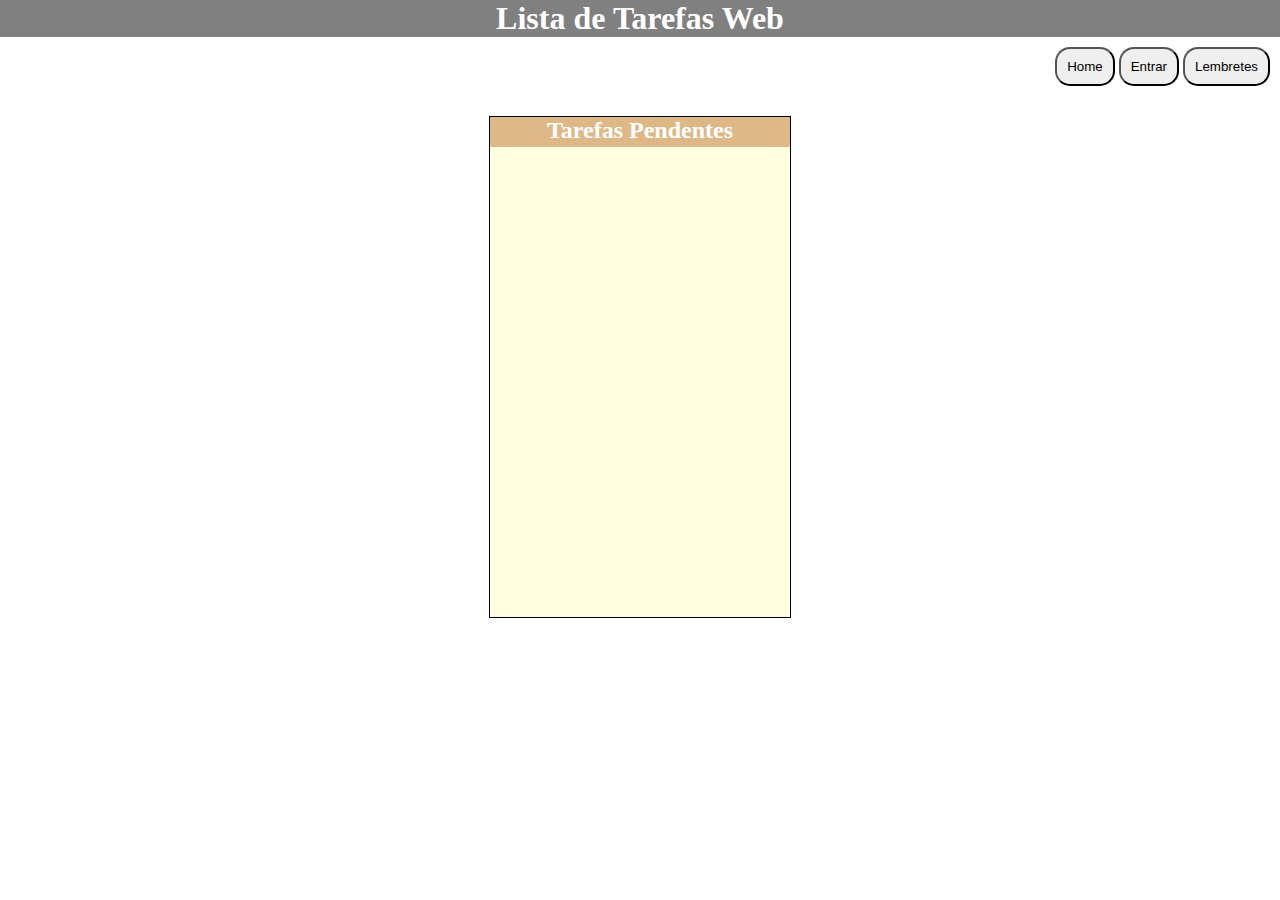
<file: public/index.html>
<!DOCTYPE html>
<html lang="pt-br">
<head>
    <meta charset="UTF-8">
    <meta name="viewport" content="width=device-width, initial-scale=1.0">
    <title>Lista de Tarefas Web</title>
    <link rel="stylesheet" href="style.css">
</head>
<body>
    
    <header>
        <h1 id="titulo">Lista de Tarefas Web</h1>
    </header>
    
    <nav>
        <ul>
            <li><button>Home</button></li>
            <li><button>Entrar</button></li>
            <li><button>Lembretes</button></li>
        </ul>
    </nav>
    
    <div class="tela-principal">
        <div class="faixa">
            <h2>Tarefas Pendentes</h2>
        </div>
    </div>
        


    <script src="script.js"></script>
</body>
</html>
</file>
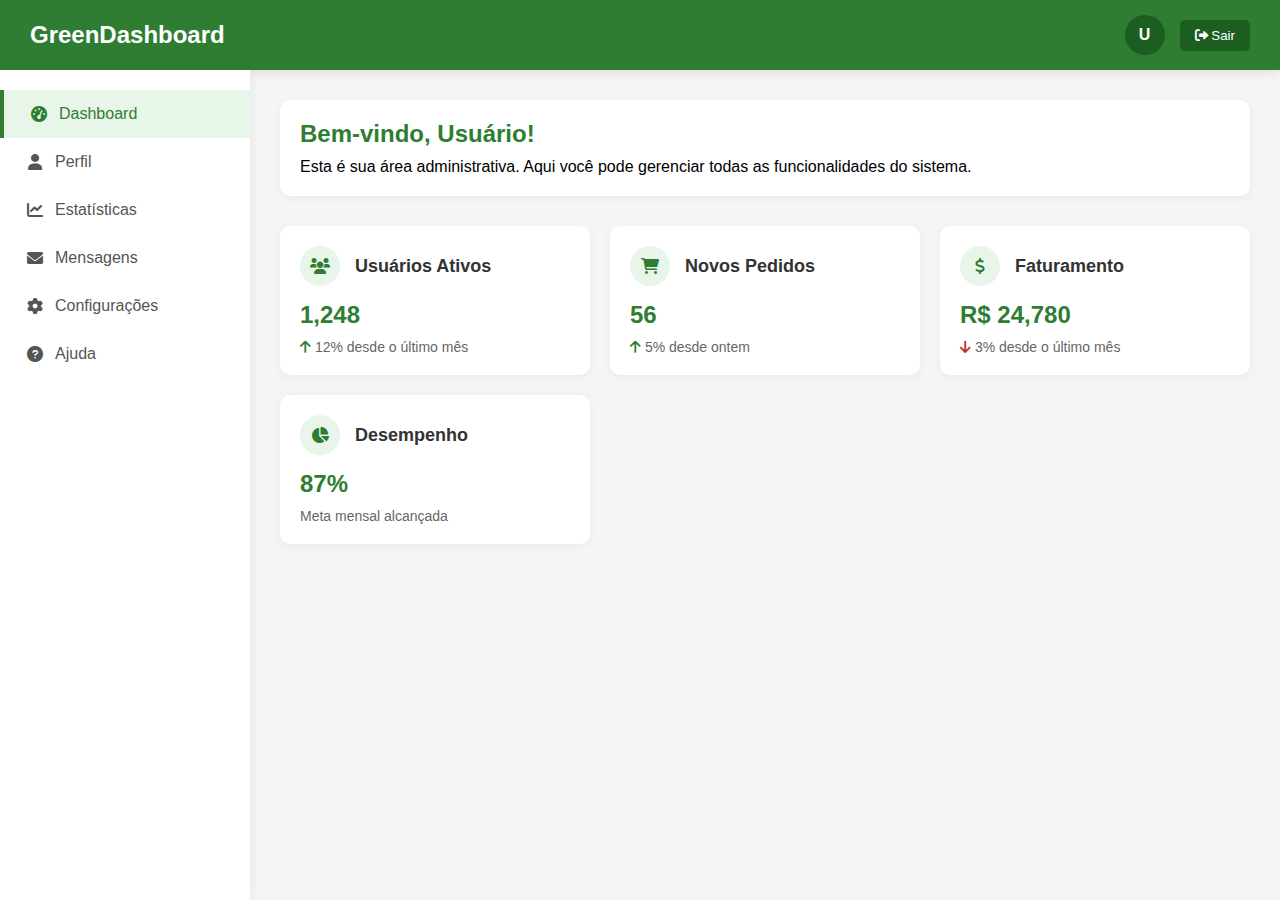
<file: public/dashboard.html>
<!DOCTYPE html>
<html lang="pt-BR">
<head>
    <meta charset="UTF-8">
    <meta name="viewport" content="width=device-width, initial-scale=1.0">
    <title>Dashboard</title>
    <style>
        * {
            margin: 0;
            padding: 0;
            box-sizing: border-box;
            font-family: 'Segoe UI', Tahoma, Geneva, Verdana, sans-serif;
        }
        
        body {
            background-color: #f5f5f5;
        }
        
        /* Header */
        .header {
            background-color: #2e7d32;
            color: white;
            padding: 15px 30px;
            display: flex;
            justify-content: space-between;
            align-items: center;
            box-shadow: 0 2px 10px rgba(0, 0, 0, 0.1);
        }
        
        .logo {
            font-size: 24px;
            font-weight: bold;
        }
        
        .user-info {
            display: flex;
            align-items: center;
            gap: 15px;
        }
        
        .user-avatar {
            width: 40px;
            height: 40px;
            border-radius: 50%;
            background-color: #1b5e20;
            display: flex;
            align-items: center;
            justify-content: center;
            font-weight: bold;
        }
        
        .logout-btn {
            background-color: #1b5e20;
            color: white;
            border: none;
            padding: 8px 15px;
            border-radius: 5px;
            cursor: pointer;
            transition: background-color 0.3s;
        }
        
        .logout-btn:hover {
            background-color: #004d40;
        }
        
        /* Main Content */
        .container {
            display: flex;
            min-height: calc(100vh - 70px);
        }
        
        /* Sidebar */
        .sidebar {
            width: 250px;
            background-color: white;
            padding: 20px 0;
            box-shadow: 2px 0 10px rgba(0, 0, 0, 0.05);
        }
        
        .menu-item {
            padding: 15px 25px;
            display: flex;
            align-items: center;
            gap: 10px;
            color: #555;
            text-decoration: none;
            transition: all 0.3s;
        }
        
        .menu-item:hover, .menu-item.active {
            background-color: #e8f5e9;
            color: #2e7d32;
            border-left: 4px solid #2e7d32;
        }
        
        .menu-item i {
            width: 20px;
            text-align: center;
        }
        
        /* Main Content Area */
        .main-content {
            flex: 1;
            padding: 30px;
        }
        
        .welcome-message {
            background-color: white;
            padding: 20px;
            border-radius: 10px;
            margin-bottom: 30px;
            box-shadow: 0 2px 10px rgba(0, 0, 0, 0.05);
        }
        
        .welcome-message h2 {
            color: #2e7d32;
            margin-bottom: 10px;
        }
        
        .cards-container {
            display: grid;
            grid-template-columns: repeat(auto-fill, minmax(300px, 1fr));
            gap: 20px;
        }
        
        .card {
            background-color: white;
            border-radius: 10px;
            padding: 20px;
            box-shadow: 0 2px 10px rgba(0, 0, 0, 0.05);
            transition: transform 0.3s, box-shadow 0.3s;
        }
        
        .card:hover {
            transform: translateY(-5px);
            box-shadow: 0 5px 15px rgba(0, 0, 0, 0.1);
        }
        
        .card-header {
            display: flex;
            align-items: center;
            margin-bottom: 15px;
        }
        
        .card-icon {
            width: 40px;
            height: 40px;
            border-radius: 50%;
            background-color: #e8f5e9;
            display: flex;
            align-items: center;
            justify-content: center;
            color: #2e7d32;
            margin-right: 15px;
        }
        
        .card-title {
            font-size: 18px;
            color: #333;
        }
        
        .card-value {
            font-size: 24px;
            font-weight: bold;
            color: #2e7d32;
            margin: 10px 0;
        }
        
        .card-footer {
            color: #666;
            font-size: 14px;
        }
        
        /* Responsividade */
        @media (max-width: 768px) {
            .container {
                flex-direction: column;
            }
            
            .sidebar {
                width: 100%;
                padding: 10px 0;
            }
            
            .cards-container {
                grid-template-columns: 1fr;
            }
        }
    </style>
    <link rel="stylesheet" href="https://cdnjs.cloudflare.com/ajax/libs/font-awesome/6.0.0-beta3/css/all.min.css">
</head>
<body>
    <!-- Header -->
    <header class="header">
        <div class="logo">GreenDashboard</div>
        <div class="user-info">
            <div class="user-avatar" id="user-avatar">U</div>
            <button class="logout-btn" id="logout-btn">
                <i class="fas fa-sign-out-alt"></i> Sair
            </button>
        </div>
    </header>
    
    <!-- Main Container -->
    <div class="container">
        <!-- Sidebar -->
        <nav class="sidebar">
            <a href="#" class="menu-item active">
                <i class="fas fa-tachometer-alt"></i>
                <span>Dashboard</span>
            </a>
            <a href="#" class="menu-item">
                <i class="fas fa-user"></i>
                <span>Perfil</span>
            </a>
            <a href="#" class="menu-item">
                <i class="fas fa-chart-line"></i>
                <span>Estatísticas</span>
            </a>
            <a href="#" class="menu-item">
                <i class="fas fa-envelope"></i>
                <span>Mensagens</span>
            </a>
            <a href="#" class="menu-item">
                <i class="fas fa-cog"></i>
                <span>Configurações</span>
            </a>
            <a href="#" class="menu-item">
                <i class="fas fa-question-circle"></i>
                <span>Ajuda</span>
            </a>
        </nav>
        
        <!-- Main Content -->
        <main class="main-content">
            <section class="welcome-message">
                <h2>Bem-vindo, <span id="username-display">Usuário</span>!</h2>
                <p>Esta é sua área administrativa. Aqui você pode gerenciar todas as funcionalidades do sistema.</p>
            </section>
            
            <div class="cards-container">
                <!-- Card 1 -->
                <div class="card">
                    <div class="card-header">
                        <div class="card-icon">
                            <i class="fas fa-users"></i>
                        </div>
                        <h3 class="card-title">Usuários Ativos</h3>
                    </div>
                    <div class="card-value">1,248</div>
                    <div class="card-footer">
                        <i class="fas fa-arrow-up" style="color: #2e7d32;"></i> 12% desde o último mês
                    </div>
                </div>
                
                <!-- Card 2 -->
                <div class="card">
                    <div class="card-header">
                        <div class="card-icon">
                            <i class="fas fa-shopping-cart"></i>
                        </div>
                        <h3 class="card-title">Novos Pedidos</h3>
                    </div>
                    <div class="card-value">56</div>
                    <div class="card-footer">
                        <i class="fas fa-arrow-up" style="color: #2e7d32;"></i> 5% desde ontem
                    </div>
                </div>
                
                <!-- Card 3 -->
                <div class="card">
                    <div class="card-header">
                        <div class="card-icon">
                            <i class="fas fa-dollar-sign"></i>
                        </div>
                        <h3 class="card-title">Faturamento</h3>
                    </div>
                    <div class="card-value">R$ 24,780</div>
                    <div class="card-footer">
                        <i class="fas fa-arrow-down" style="color: #c62828;"></i> 3% desde o último mês
                    </div>
                </div>
                
                <!-- Card 4 -->
                <div class="card">
                    <div class="card-header">
                        <div class="card-icon">
                            <i class="fas fa-chart-pie"></i>
                        </div>
                        <h3 class="card-title">Desempenho</h3>
                    </div>
                    <div class="card-value">87%</div>
                    <div class="card-footer">
                        Meta mensal alcançada
                    </div>
                </div>
            </div>
        </main>
    </div>

    <script>
        // Obter o nome do usuário da URL ou do localStorage
        document.addEventListener('DOMContentLoaded', function() {
            // Simulação: pegar o primeiro caractere do nome de usuário para o avatar
            const urlParams = new URLSearchParams(window.location.search);
            const username = urlParams.get('user') || 'Usuário';
            
            // Exibir o nome do usuário
            document.getElementById('username-display').textContent = username;
            document.getElementById('user-avatar').textContent = username.charAt(0).toUpperCase();
            
            // Botão de logout
            document.getElementById('logout-btn').addEventListener('click', function() {
                // Redirecionar para a página de login
                window.location.href = 'index.html';
            });
            
            // Ativar menu items
            const menuItems = document.querySelectorAll('.menu-item');
            menuItems.forEach(item => {
                item.addEventListener('click', function(e) {
                    e.preventDefault();
                    menuItems.forEach(i => i.classList.remove('active'));
                    this.classList.add('active');
                });
            });
        });
    </script>
</body>
</html>
</file>
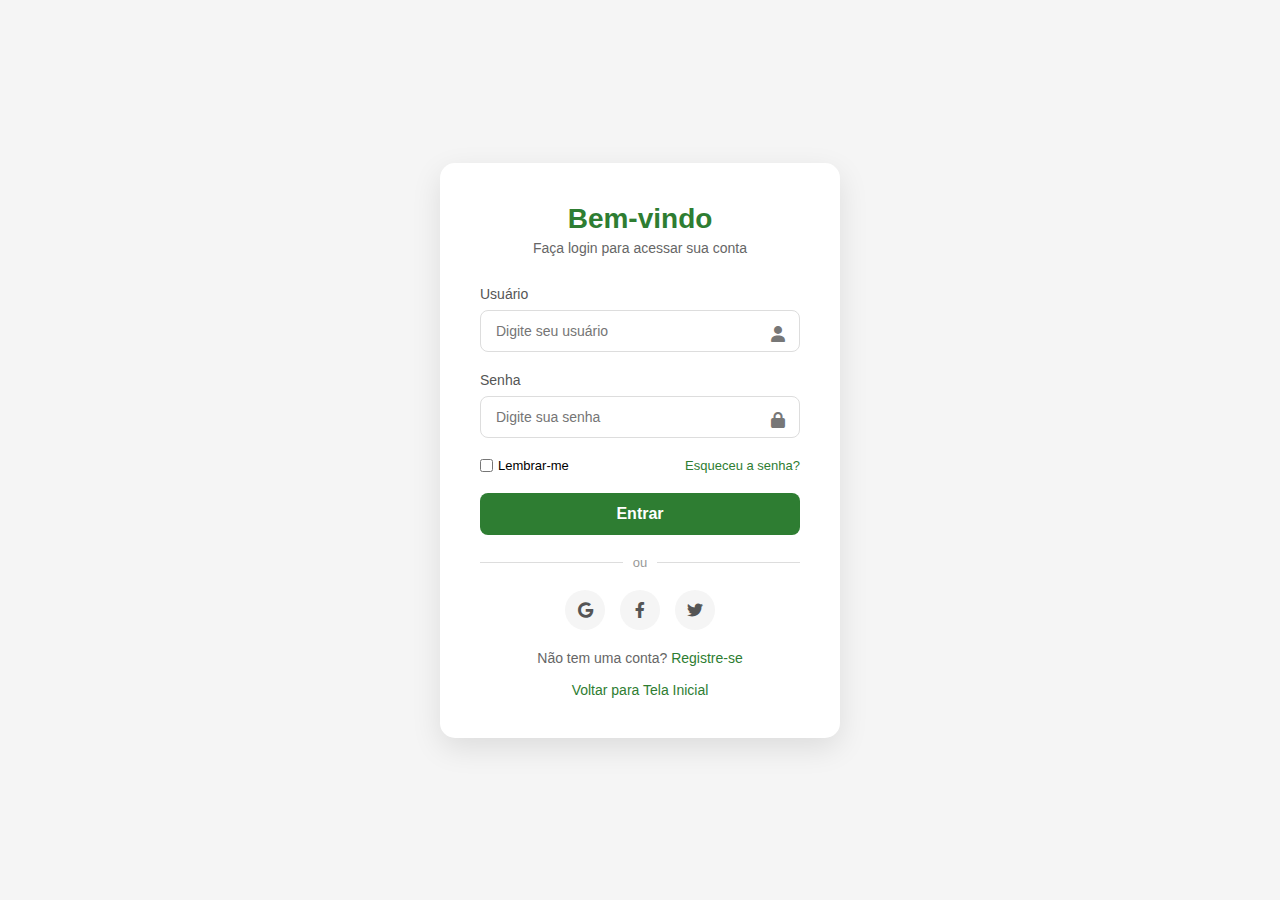
<file: public/login.html>
<!DOCTYPE html>
<html lang="pt-BR">
<head>
    <meta charset="UTF-8">
    <meta name="viewport" content="width=device-width, initial-scale=1.0">
    <title>Login Moderno</title>
    <style>
        * {
            margin: 0;
            padding: 0;
            box-sizing: border-box;
            font-family: 'Segoe UI', Tahoma, Geneva, Verdana, sans-serif;
        }
        
        body {
            background-color: #f5f5f5;
            display: flex;
            justify-content: center;
            align-items: center;
            min-height: 100vh;
        }
        
        .login-container {
            background-color: white;
            border-radius: 15px;
            box-shadow: 0 10px 30px rgba(0, 0, 0, 0.1);
            width: 100%;
            max-width: 400px;
            padding: 40px;
            transition: all 0.3s ease;
        }
        
        .login-container:hover {
            box-shadow: 0 15px 35px rgba(0, 0, 0, 0.15);
        }
        
        .logo {
            text-align: center;
            margin-bottom: 30px;
        }
        
        .logo h1 {
            color: #2e7d32;
            font-size: 28px;
            font-weight: 700;
        }
        
        .logo p {
            color: #666;
            font-size: 14px;
            margin-top: 5px;
        }
        
        .input-group {
            margin-bottom: 20px;
            position: relative;
        }
        
        .input-group label {
            display: block;
            margin-bottom: 8px;
            color: #555;
            font-size: 14px;
            font-weight: 500;
        }
        
        .input-group input {
            width: 100%;
            padding: 12px 15px;
            border: 1px solid #ddd;
            border-radius: 8px;
            font-size: 14px;
            transition: all 0.3s ease;
        }
        
        .input-group input:focus {
            border-color: #2e7d32;
            outline: none;
            box-shadow: 0 0 0 3px rgba(46, 125, 50, 0.2);
        }
        
        .input-group i {
            position: absolute;
            right: 15px;
            top: 40px;
            color: #777;
        }
        
        .remember-forgot {
            display: flex;
            justify-content: space-between;
            align-items: center;
            margin-bottom: 20px;
            font-size: 13px;
        }
        
        .remember-me {
            display: flex;
            align-items: center;
        }
        
        .remember-me input {
            margin-right: 5px;
        }
        
        .forgot-password a {
            color: #2e7d32;
            text-decoration: none;
        }
        
        .forgot-password a:hover {
            text-decoration: underline;
        }
        
        .login-button {
            width: 100%;
            padding: 12px;
            background-color: #2e7d32;
            color: white;
            border: none;
            border-radius: 8px;
            font-size: 16px;
            font-weight: 600;
            cursor: pointer;
            transition: all 0.3s ease;
        }
        
        .login-button:hover {
            background-color: #1b5e20;
            transform: translateY(-2px);
        }
        
        .register-link {
            text-align: center;
            margin-top: 20px;
            font-size: 14px;
            color: #666;
        }
        
        .register-link a {
            color: #2e7d32;
            text-decoration: none;
            font-weight: 500;
        }
        
        .register-link a:hover {
            text-decoration: underline;
        }
        
        .divider {
            display: flex;
            align-items: center;
            margin: 20px 0;
            color: #999;
            font-size: 13px;
        }
        
        .divider::before, .divider::after {
            content: "";
            flex: 1;
            border-bottom: 1px solid #ddd;
        }
        
        .divider::before {
            margin-right: 10px;
        }
        
        .divider::after {
            margin-left: 10px;
        }
        
        .social-login {
            display: flex;
            justify-content: center;
            gap: 15px;
        }
        
        .social-icon {
            width: 40px;
            height: 40px;
            border-radius: 50%;
            display: flex;
            align-items: center;
            justify-content: center;
            background-color: #f5f5f5;
            color: #555;
            cursor: pointer;
            transition: all 0.3s ease;
        }
        
        .social-icon:hover {
            background-color: #e0e0e0;
            transform: translateY(-2px);
        }
    </style>
    <link rel="stylesheet" href="https://cdnjs.cloudflare.com/ajax/libs/font-awesome/6.0.0-beta3/css/all.min.css">
</head>
<body>
    <div class="login-container">
        <div class="logo">
            <h1>Bem-vindo</h1>
            <p>Faça login para acessar sua conta</p>
        </div>
        
        <form>
            <div class="input-group">
                <label for="username">Usuário</label>
                <input type="text" id="username" placeholder="Digite seu usuário" required>
                <i class="fas fa-user"></i>
            </div>
            
            <div class="input-group">
                <label for="password">Senha</label>
                <input type="password" id="password" placeholder="Digite sua senha" required>
                <i class="fas fa-lock"></i>
            </div>
            
            <div class="remember-forgot">
                <div class="remember-me">
                    <input type="checkbox" id="remember">
                    <label for="remember">Lembrar-me</label>
                </div>
                <div class="forgot-password">
                    <a href="#">Esqueceu a senha?</a>
                </div>
            </div>
            
            <button type="submit" class="login-button">Entrar</button>
            
            <div class="divider">ou</div>
            
            <div class="social-login">
                <div class="social-icon">
                    <i class="fab fa-google"></i>
                </div>
                <div class="social-icon">
                    <i class="fab fa-facebook-f"></i>
                </div>
                <div class="social-icon">
                    <i class="fab fa-twitter"></i>
                </div>
            </div>
            
            <div class="register-link">
                Não tem uma conta? <a href="#">Registre-se</a>
                <br><br>
                <a href="index.html">Voltar para Tela Inicial</a>
            </div>
        </form>
    </div>


    <script>
        document.addEventListener('DOMContentLoaded', function() {
            const loginForm = document.querySelector('form');
            const usernameInput = document.getElementById('username');
            const passwordInput = document.getElementById('password');
            const registerLink = document.querySelector('.register-link a');
            const loginButton = document.querySelector('.login-button');
            
            let isRegisterMode = false;
            
            registerLink.addEventListener('click', function(e) {
                e.preventDefault();
                isRegisterMode = !isRegisterMode;
                
                if (isRegisterMode) {
                    loginButton.textContent = 'Cadastrar';
                    registerLink.textContent = 'Já tem uma conta? Faça login';
                    document.querySelector('.logo h1').textContent = 'Crie sua conta';
                    document.querySelector('.logo p').textContent = 'Preencha os campos para se cadastrar';
                } else {
                    loginButton.textContent = 'Entrar';
                    registerLink.textContent = 'Não tem uma conta? Registre-se';
                    document.querySelector('.logo h1').textContent = 'Bem-vindo';
                    document.querySelector('.logo p').textContent = 'Faça login para acessar sua conta';
                }
            });
            
            loginForm.addEventListener('submit', function(e) {
                e.preventDefault();
                
                const username = usernameInput.value.trim();
                const password = passwordInput.value.trim();
    
                if (!username || !password) {
                    showAlert('Por favor, preencha todos os campos', 'error');
                    return;
                }
                
                if (isRegisterMode) {
                    registerUser(username, password);
                } else {
                    loginUser(username, password);
                }
            });
    
            function registerUser(username, password) {
                const users = getUsers();
                if (users[username]) {
                    showAlert('Nome de usuário já está em uso', 'error');
                    return;
                }
                
                users[username] = { password };
                localStorage.setItem('users', JSON.stringify(users));
                
                showAlert('Cadastro realizado com sucesso!', 'success');
                isRegisterMode = false;
                loginButton.textContent = 'Entrar';
                registerLink.textContent = 'Não tem uma conta? Registre-se';
                document.querySelector('.logo h1').textContent = 'Bem-vindo';
                document.querySelector('.logo p').textContent = 'Faça login para acessar sua conta';
            }
            
            function loginUser(username, password) {
                const users = getUsers();
                
                if (!users[username]) {
                    showAlert('Usuário não encontrado', 'error');
                    return;
                }
                
                if (users[username].password !== password) {
                    showAlert('Senha incorreta', 'error');
                    return;
                }
                
                showAlert('Login realizado com sucesso! Redirecionando...', 'success');
        
                setTimeout(() => {
                    window.location.href = `dashboard.html?user=${username}`;
                    alert(`Bem-vindo, ${username}! (Redirecionamento simulado)`);
                }, 1500);
            }
            
            function getUsers() {
                return JSON.parse(localStorage.getItem('users')) || {};
            }
        
            function showAlert(message, type) {
                const existingAlert = document.querySelector('.alert');
                if (existingAlert) {
                    existingAlert.remove();
                }
                
                const alertDiv = document.createElement('div');
                alertDiv.className = `alert ${type}`;
                alertDiv.textContent = message;
                
                const style = document.createElement('style');
                style.textContent = `
                    .alert {
                        padding: 12px;
                        border-radius: 8px;
                        margin-bottom: 20px;
                        font-size: 14px;
                        text-align: center;
                        animation: fadeIn 0.3s ease;
                    }
                    .error {
                        background-color: #ffebee;
                        color: #c62828;
                        border: 1px solid #ef9a9a;
                    }
                    .success {
                        background-color: #e8f5e9;
                        color: #2e7d32;
                        border: 1px solid #a5d6a7;
                    }
                    @keyframes fadeIn {
                        from { opacity: 0; transform: translateY(-10px); }
                        to { opacity: 1; transform: translateY(0); }
                    }
                `;
                document.head.appendChild(style);
            
                const logo = document.querySelector('.logo');
                logo.insertAdjacentElement('afterend', alertDiv);
                
                setTimeout(() => {
                    alertDiv.style.animation = 'fadeOut 0.3s ease';
                    setTimeout(() => {
                        alertDiv.remove();
                        style.remove();
                    }, 300);
                }, 3000);
            }
        });
    </script>

</body>
</html>
</file>
<file: public/style.css>
* {
    margin: 0;
    padding: 0;
}

/* HEADER */
header {
    background-color: gray;
}
/* Título */
#titulo {
    text-align: center;
    color: white;
}
/* NAVBAR */
nav {
    text-align: right;
    padding: 10px;
}
nav li {
    display: inline-block;
}
nav button {
    padding: 10px;
    border-radius: 15px; 
}
nav button:hover {
    cursor:pointer;
    background-color: lightgray;
}
/* Tela Principal */
.tela-principal {
    border: 1px solid black;
    width: 300px;
    height: 500px;
    display: flex;
    flex-direction: column;
    margin: auto;
    margin-top: 20px;
    background-color: lightyellow;
}

/* FAIXA TELA PRINCIPAL */
.faixa {
    background-color: burlywood;
    width: 100%; 
    height: 30px;
    margin: 0;
}
/* TÍTULO FAIXA TELA PRINCIPAL */
.faixa h2 {
    text-align: center;
    color: white;
}

/* CAMPO CRIAR TAREFAS */
.campo-tarefa {
    display: inline-block;
}
/* BARRA INPUT */
#campo {
    width: 200px;
    height: 20px;
    border-radius: 10px;
    margin-top: 10px;
    margin-left: 10px;
}
/* BOTÃO CRIAR TAREFAS */
#btn-campo {
    width: 50px;
    height: 20px;
    margin-left: 7px;    
}
#btn-campo:hover {
    cursor:pointer;
    background-color: lightgray;
}
</file>
